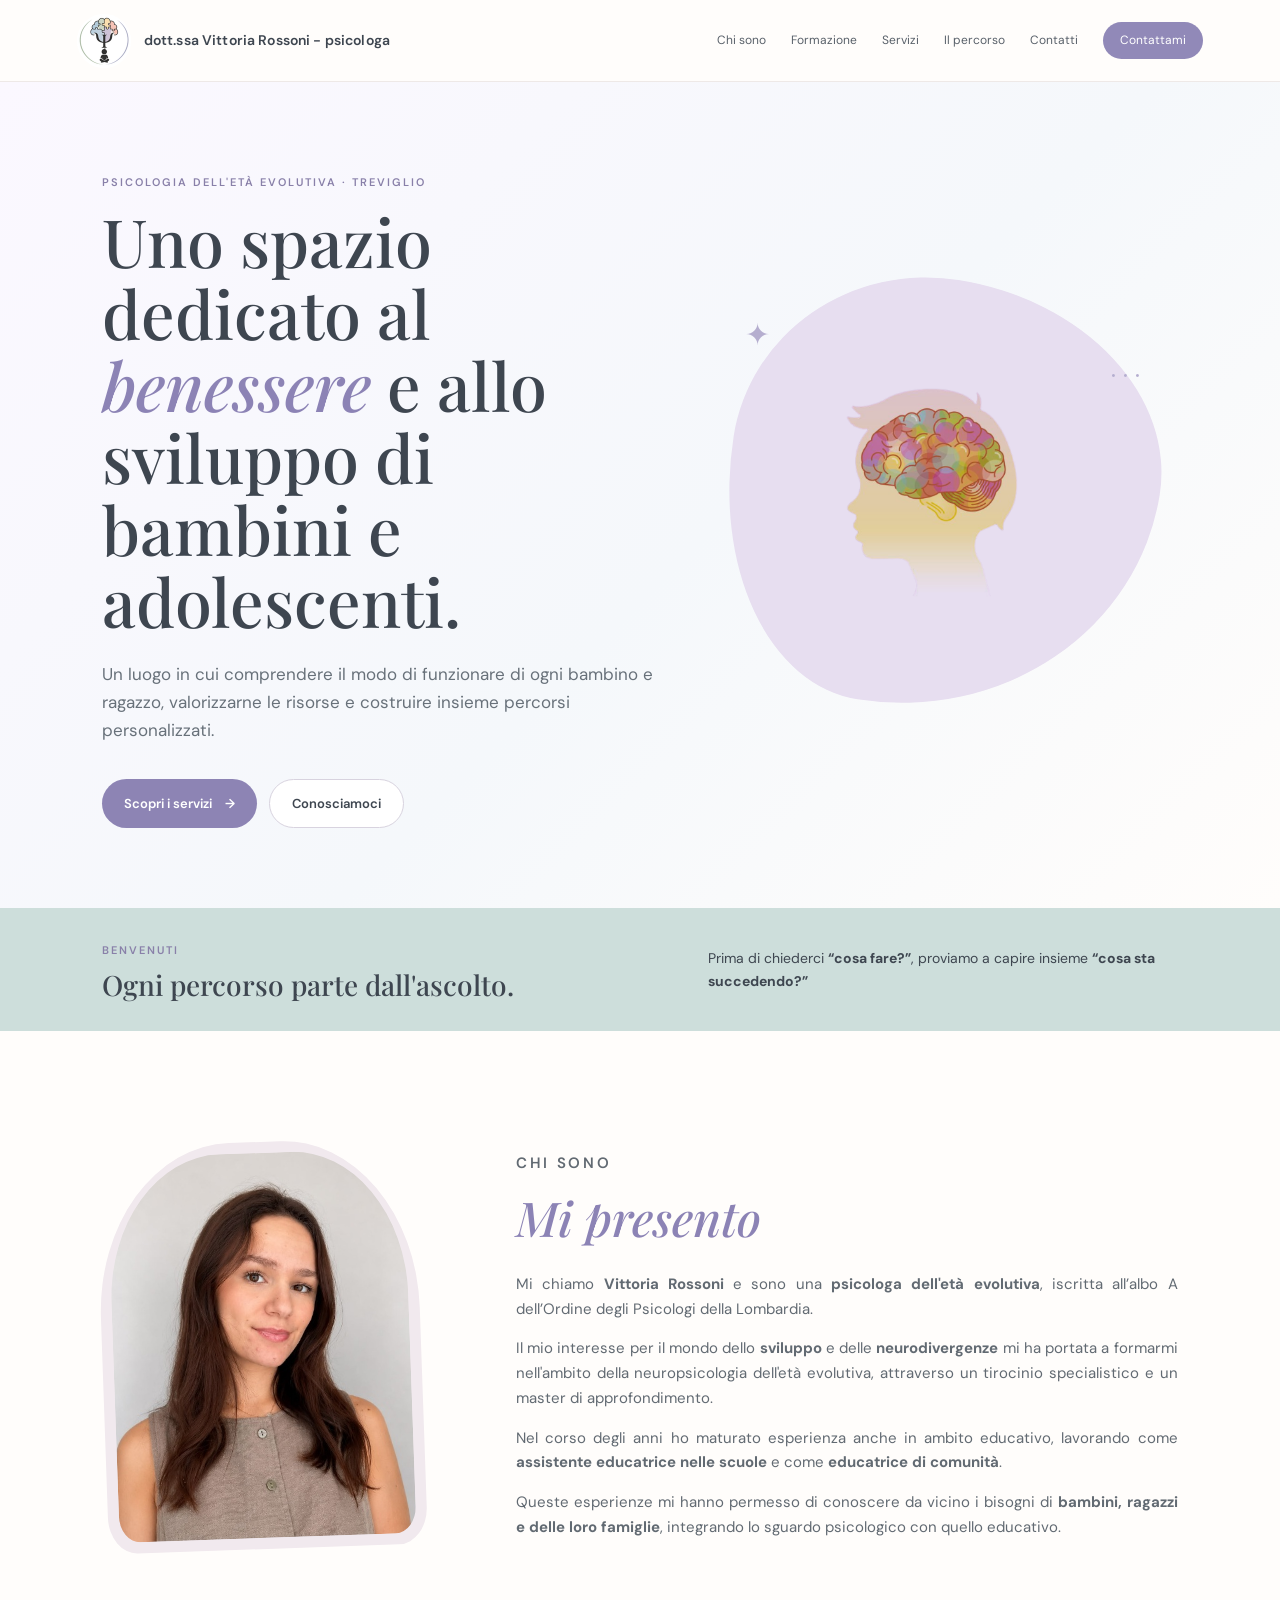
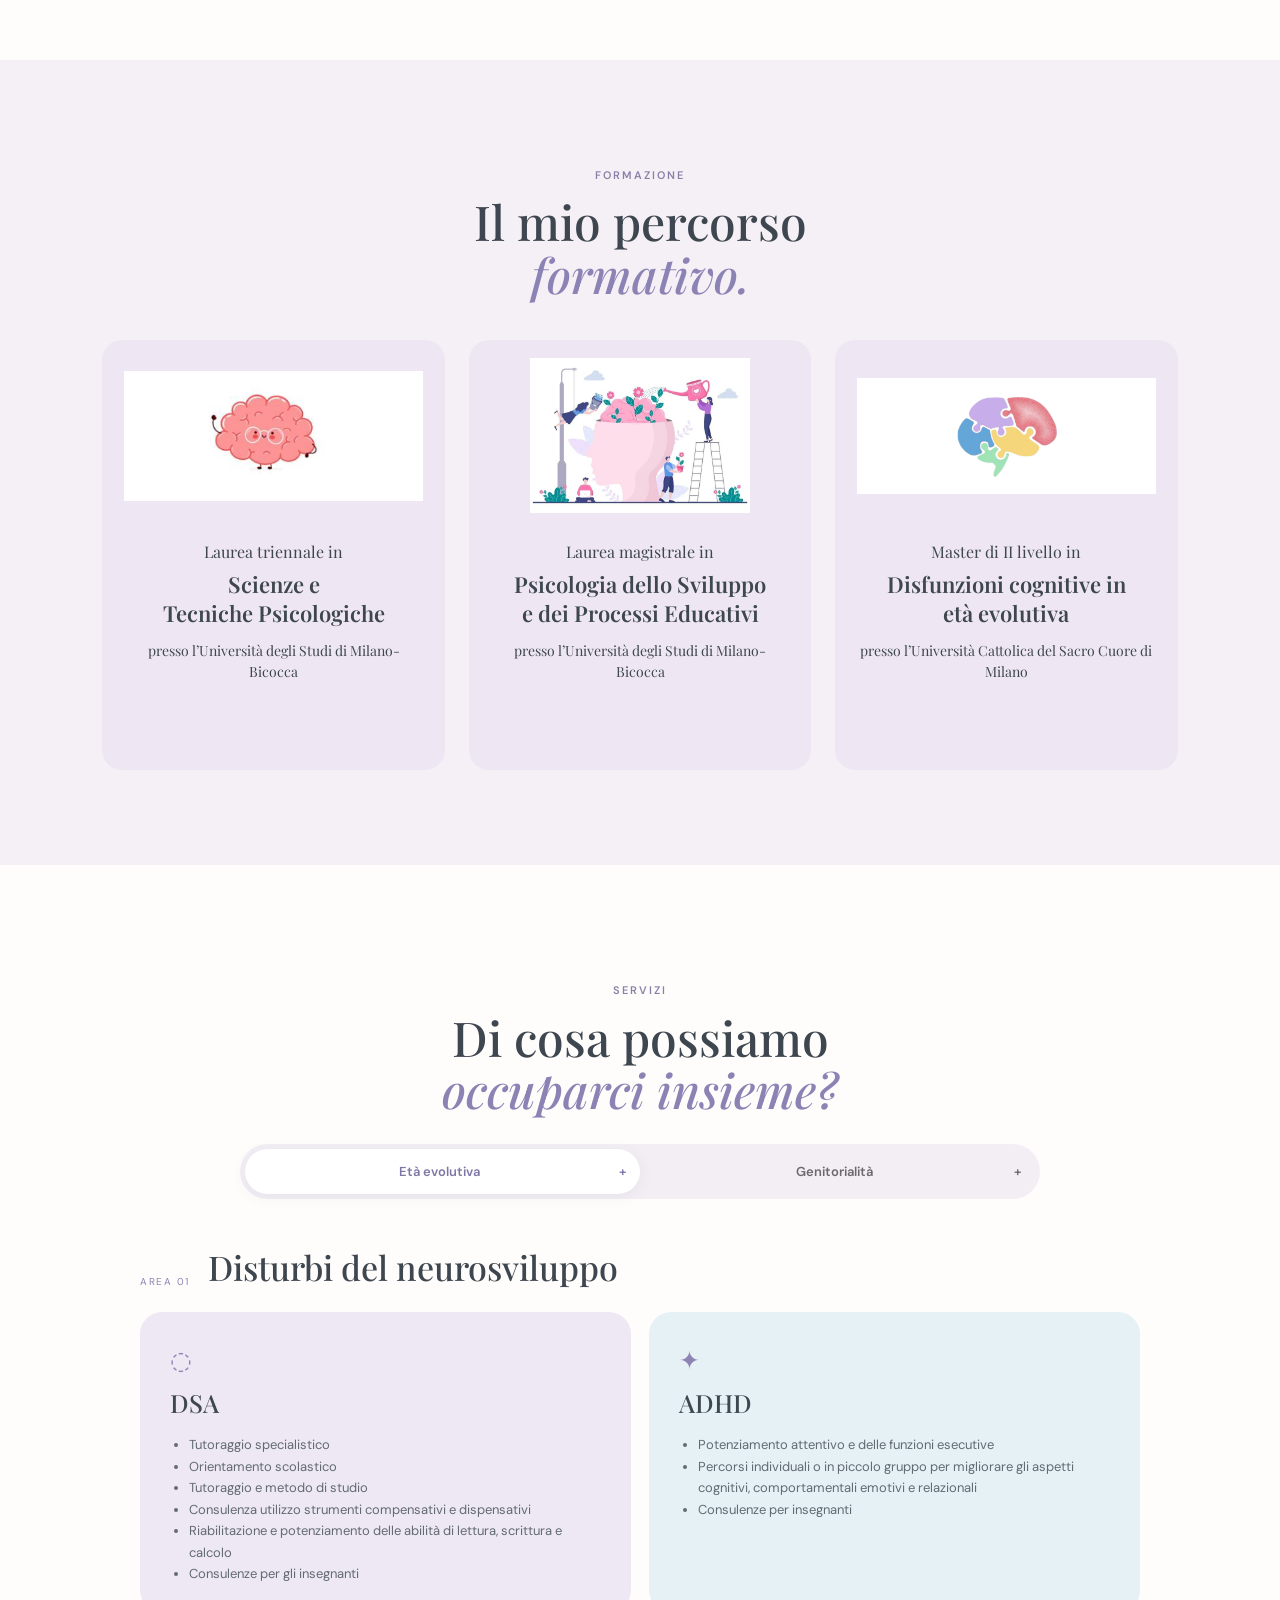
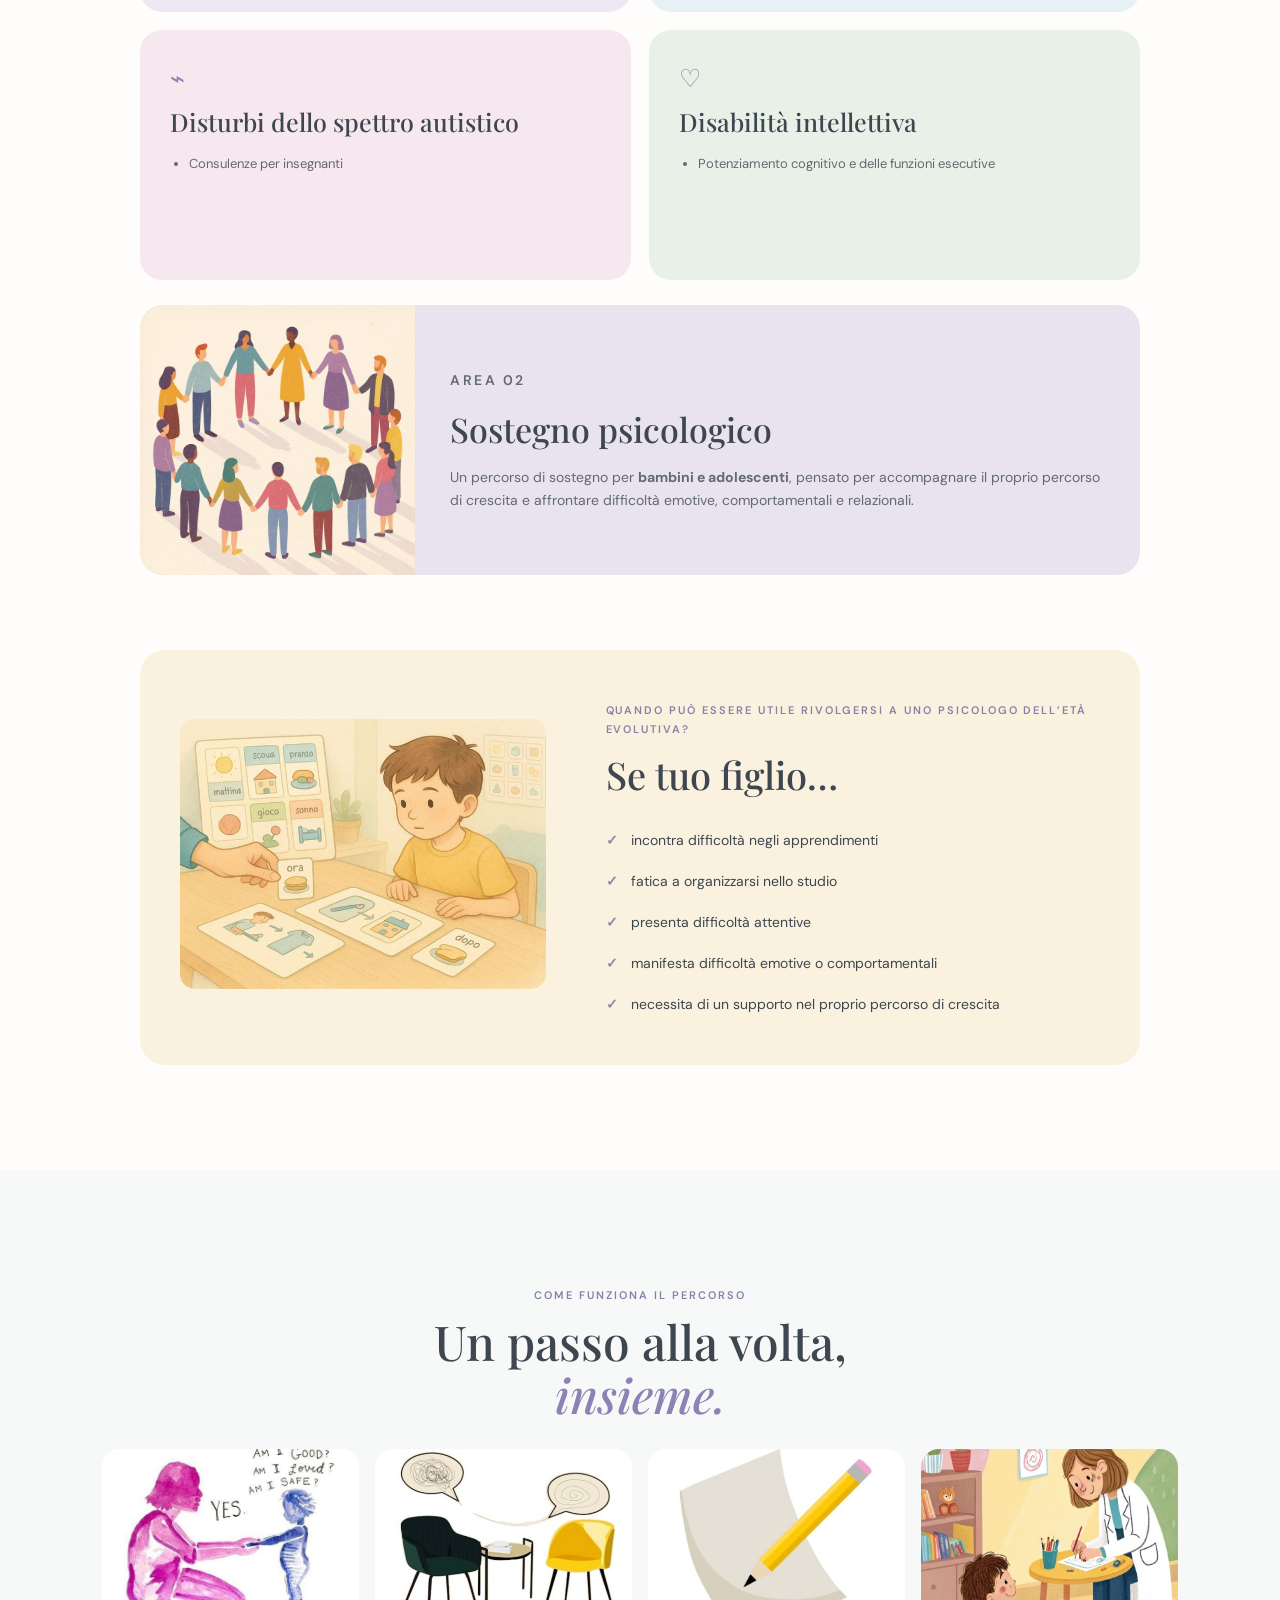
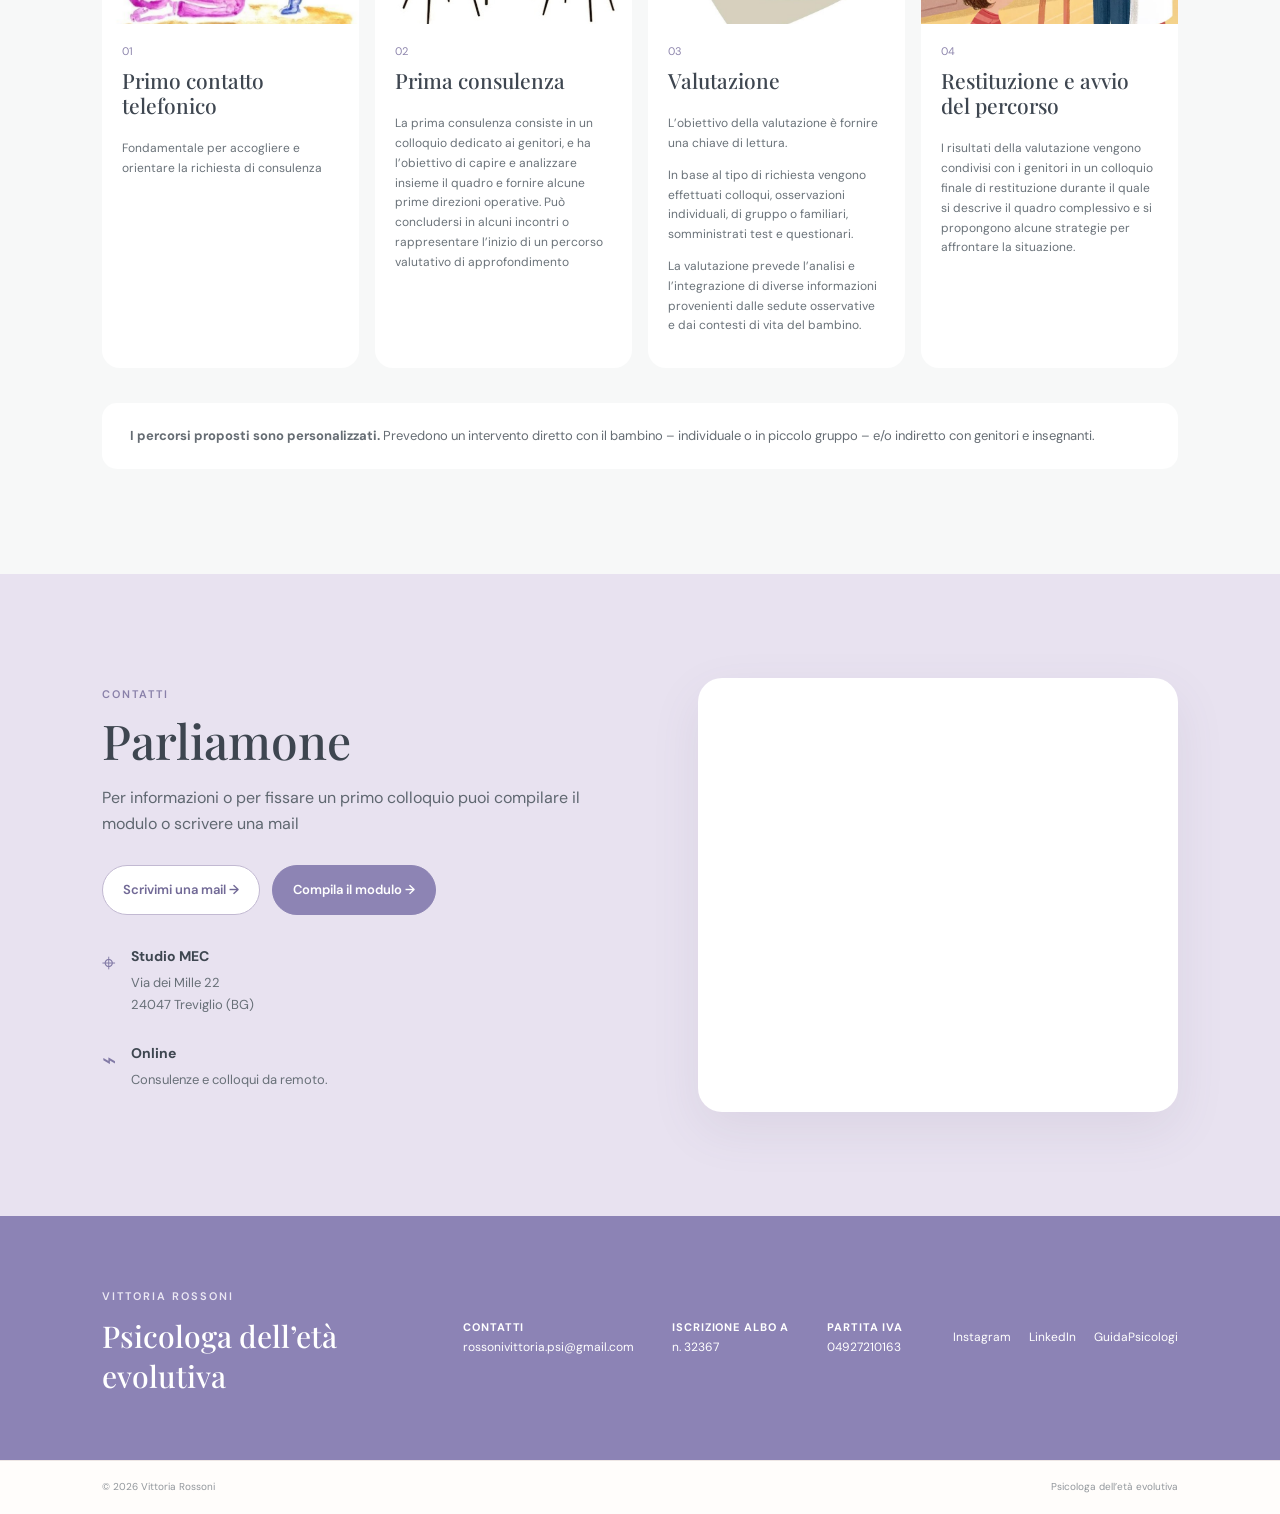
<file: index.html>
<!doctype html><html lang="it"><head><meta charset="utf-8"><meta name="viewport" content="width=device-width,initial-scale=1"><title>Dott.ssa Vittoria Rossoni – Psicologa</title><meta name="description" content="Dott.ssa Vittoria Rossoni, psicologa dell’età evolutiva a Treviglio e online. Sostegno psicologico, DSA, ADHD, neurodivergenze e supporto alla genitorialità."><meta name="theme-color" content="#8c83b5"><meta property="og:type" content="website"><meta property="og:locale" content="it_IT"><meta property="og:title" content="Dott.ssa Vittoria Rossoni – Psicologa dell’età evolutiva"><meta property="og:description" content="Uno spazio dedicato al benessere e allo sviluppo di bambini e adolescenti."><meta property="og:image" content="assets/social-preview.png"><meta name="twitter:card" content="summary_large_image"><link rel="icon" type="image/png" href="assets/favicon.png"><link rel="apple-touch-icon" href="assets/favicon.png"><link rel="preconnect" href="https://fonts.googleapis.com"><link rel="preconnect" href="https://fonts.gstatic.com" crossorigin><link href="https://fonts.googleapis.com/css2?family=DM+Sans:wght@400;500;600&family=Playfair+Display:wght@500;600&display=swap" rel="stylesheet"><link rel="stylesheet" href="styles.css"></head><body>
<header class="site-header"><a class="brand" href="#home"><img src="assets/logo-header.png" class="brand-logo" alt="Logo Vittoria Rossoni"><span>dott.ssa Vittoria Rossoni - psicologa</span></a><button class="menu-toggle" aria-label="Apri menu" aria-expanded="false" aria-controls="site-nav">☰</button><nav class="nav" id="site-nav" aria-label="Navigazione principale"><a href="#chi-sono">Chi sono</a><a href="#formazione">Formazione</a><a href="#servizi">Servizi</a><a href="#percorso">Il percorso</a><a href="#contatti">Contatti</a><a class="nav-cta" href="https://docs.google.com/forms/d/e/1FAIpQLSdNfI1qOPiYwyxsIjti5ZpZO7N9WbW2SSfWGUbamXfEm9SMNQ/viewform?usp=dialog" target="_blank" rel="noopener noreferrer">Contattami</a></nav></header>
<main id="home">
<section class="hero"><div class="hero-copy"><p class="eyebrow">Psicologia dell'età evolutiva · Treviglio</p><h1>Uno spazio dedicato al <em>benessere</em> e allo sviluppo di bambini e adolescenti.</h1><p class="hero-text">Un luogo in cui comprendere il modo di funzionare di ogni bambino e ragazzo, valorizzarne le risorse e costruire insieme percorsi personalizzati.</p><div class="hero-actions"><a class="button primary" href="#servizi">Scopri i servizi <span>→</span></a><a class="button secondary" href="#chi-sono">Conosciamoci</a></div></div><div class="hero-art"><div class="blob"></div><img src="assets/image15.png" class="hero-brain" alt="Illustrazione del cervello"><span class="doodle doodle-one">✦</span><span class="doodle doodle-two">· · ·</span></div></section>
<section class="welcome-strip"><div><span class="tiny">BENVENUTI</span><h2>Ogni percorso parte dall'ascolto.</h2></div><p>Prima di chiederci <strong>“cosa fare?”</strong>, proviamo a capire insieme <strong>“cosa sta succedendo?”</strong></p></section>
<section id="chi-sono" class="section about"><div class="section-image"><div class="photo-frame"><img src="assets/image2.jpeg" alt="Vittoria Rossoni"></div></div><div class="section-copy"><p class="eyebrow">Chi sono</p><h2><em>Mi presento</em></h2><p>Mi chiamo <strong>Vittoria Rossoni</strong> e sono una <strong>psicologa dell'età evolutiva</strong>, iscritta all’albo A dell’Ordine degli Psicologi della Lombardia.</p><p>Il mio interesse per il mondo dello <strong>sviluppo</strong> e delle <strong>neurodivergenze</strong> mi ha portata a formarmi nell'ambito della neuropsicologia dell'età evolutiva, attraverso un tirocinio specialistico e un master di approfondimento.</p><p>Nel corso degli anni ho maturato esperienza anche in ambito educativo, lavorando come <strong>assistente educatrice nelle scuole</strong> e come <strong>educatrice di comunità</strong>.</p><p>Queste esperienze mi hanno permesso di conoscere da vicino i bisogni di <strong>bambini, ragazzi e delle loro famiglie</strong>, integrando lo sguardo psicologico con quello educativo.</p></div></section>
<section id="formazione" class="training"><div class="center-heading"><p class="eyebrow">Formazione</p><h2>Il mio percorso<br><em>formativo.</em></h2></div><div class="training-cards"><article><img src="assets/image13.png" alt="Illustrazione cervello"><p>Laurea triennale in</p><h3>Scienze e<br>Tecniche Psicologiche</h3><p>presso l’Università degli Studi di Milano-Bicocca</p></article><article><img src="assets/magistrale.jpg" alt="Illustrazione per la laurea magistrale"><p>Laurea magistrale in</p><h3>Psicologia dello Sviluppo<br>e dei Processi Educativi</h3><p>presso l’Università degli Studi di Milano-Bicocca</p></article><article><img src="assets/image14.png" alt="Illustrazione puzzle"><p>Master di II livello in</p><h3>Disfunzioni cognitive in<br>età evolutiva</h3><p>presso l’Università Cattolica del Sacro Cuore di Milano</p></article></div></section>
<section id="servizi" class="section services"><div class="center-heading"><p class="eyebrow">Servizi</p><h2>Di cosa possiamo<br><em>occuparci insieme?</em></h2></div><div class="service-tabs"><button class="service-tab active" data-target="evolutiva">Età evolutiva <span>+</span></button><button class="service-tab" data-target="genitorialita">Genitorialità <span>+</span></button></div>
<div id="evolutiva" class="service-panel active"><div class="area-title"><span>AREA 01</span><h3>Disturbi del neurosviluppo</h3></div><div class="service-grid"><article class="service-card lilac"><div class="card-icon">◌</div><h3>DSA</h3><ul><li>Tutoraggio specialistico</li><li>Orientamento scolastico</li><li>Tutoraggio e metodo di studio</li><li>Consulenza utilizzo strumenti compensativi e dispensativi</li><li>Riabilitazione e potenziamento delle abilità di lettura, scrittura e calcolo</li><li>Consulenze per gli insegnanti</li></ul></article><article class="service-card blue"><div class="card-icon">✦</div><h3>ADHD</h3><ul><li>Potenziamento attentivo e delle funzioni esecutive</li><li>Percorsi individuali o in piccolo gruppo per migliorare gli aspetti cognitivi, comportamentali emotivi e relazionali</li><li>Consulenze per insegnanti</li></ul></article><article class="service-card pink"><div class="card-icon">⌁</div><h3>Disturbi dello spettro autistico</h3><ul><li>Consulenze per insegnanti</li></ul></article><article class="service-card green"><div class="card-icon">♡</div><h3>Disabilità intellettiva</h3><ul><li>Potenziamento cognitivo e delle funzioni esecutive</li></ul></article></div><div class="support-card"><div class="support-art"><img src="assets/image12.jpg" alt="Supporto psicologico"></div><div><p class="eyebrow">AREA 02</p><h3>Sostegno psicologico</h3><p>Un percorso di sostegno per <strong>bambini e adolescenti</strong>, pensato per accompagnare il proprio percorso di crescita e affrontare difficoltà emotive, comportamentali e relazionali.</p></div></div></div>
<div id="genitorialita" class="service-panel"><div class="parent-box"><img src="assets/image6.jpg" alt="Genitorialità"><div><p class="eyebrow">Genitorialità</p><h3>Un sostegno anche per chi accompagna.</h3><ul><li>Parent training</li><li>Support genitoriale</li><li>Consulenze psico-educative</li></ul></div></div></div>
<div class="useful"><div class="useful-art"><img src="assets/image21.jpg" alt="Bambino e apprendimento"></div><div><p class="eyebrow">Quando può essere utile rivolgersi a uno psicologo dell’età evolutiva?</p><h2>Se tuo figlio…</h2><ul class="check-list"><li>incontra difficoltà negli apprendimenti</li><li>fatica a organizzarsi nello studio</li><li>presenta difficoltà attentive</li><li>manifesta difficoltà emotive o comportamentali</li><li>necessita di un supporto nel proprio percorso di crescita</li></ul></div></div></section>
<section id="percorso" class="section process"><div class="center-heading"><p class="eyebrow">Come funziona il percorso</p><h2>Un passo alla volta,<br><em>insieme.</em></h2></div><div class="steps"><article><div class="step-image"><img src="assets/image9.jpg" alt="Primo contatto"></div><span>01</span><h3>Primo contatto telefonico</h3><p>Fondamentale per accogliere e orientare la richiesta di consulenza</p></article><article><div class="step-image"><img src="assets/prima-consulenza.jpg" alt="Prima consulenza"></div><span>02</span><h3>Prima consulenza</h3><p>La prima consulenza consiste in un colloquio dedicato ai genitori, e ha l’obiettivo di capire e analizzare insieme il quadro e fornire alcune prime direzioni operative. Può concludersi in alcuni incontri o rappresentare l’inizio di un percorso valutativo di approfondimento</p></article><article><div class="step-image"><img src="assets/valutazione.png" alt="Valutazione"></div><span>03</span><h3>Valutazione</h3><p>L’obiettivo della valutazione è fornire una chiave di lettura.</p><p>In base al tipo di richiesta vengono effettuati colloqui, osservazioni individuali, di gruppo o familiari, somministrati test e questionari.</p><p>La valutazione prevede l’analisi e l’integrazione di diverse informazioni provenienti dalle sedute osservative e dai contesti di vita del bambino.</p></article><article><div class="step-image"><img src="assets/image19.jpg" alt="Restituzione e avvio del percorso"></div><span>04</span><h3>Restituzione e avvio del percorso</h3><p>I risultati della valutazione vengono condivisi con i genitori in un colloquio finale di restituzione durante il quale si descrive il quadro complessivo e si propongono alcune strategie per affrontare la situazione.</p></article></div><div class="process-note"><strong>I percorsi proposti sono personalizzati.</strong> Prevedono un intervento diretto con il bambino – individuale o in piccolo gruppo – e/o indiretto con genitori e insegnanti.</div></section>
<section id="contatti" class="contact-section"><div class="contact-inner"><div><p class="eyebrow">Contatti</p><h2>Parliamone</h2><p class="contact-lead">Per informazioni o per fissare un primo colloquio puoi compilare il modulo o scrivere una mail</p><div class="contact-actions"><a class="contact-button" href="mailto:rossonivittoria.psi@gmail.com">Scrivimi una mail →</a><a class="contact-button filled" href="https://docs.google.com/forms/d/e/1FAIpQLSdNfI1qOPiYwyxsIjti5ZpZO7N9WbW2SSfWGUbamXfEm9SMNQ/viewform?usp=dialog" target="_blank" rel="noopener noreferrer">Compila il modulo →</a></div><div class="location-card"><span>⌖</span><div><strong>Studio MEC</strong><p>Via dei Mille 22<br>24047 Treviglio (BG)</p></div></div><div class="location-card"><span>⌁</span><div><strong>Online</strong><p>Consulenze e colloqui da remoto.</p></div></div></div><div class="studio-card"><iframe title="Google Maps - Studio MEC Treviglio" src="https://www.google.com/maps?q=Studio%20MEC%2C%20Via%20dei%20Mille%2022%2C%20Treviglio%20BG&output=embed" loading="lazy" referrerpolicy="no-referrer-when-downgrade"></iframe></div></div></section>
<section class="final-strip"><div><p class="eyebrow">Vittoria Rossoni</p><h2>Psicologa dell’età evolutiva</h2></div><div class="final-data"><p><strong>Contatti</strong><br><a href="mailto:rossonivittoria.psi@gmail.com">rossonivittoria.psi@gmail.com</a></p><p><strong>Iscrizione Albo A</strong><br>n. 32367</p><p><strong>Partita IVA</strong><br>04927210163</p></div><div class="socials"><a href="https://www.instagram.com/vittoriarossoni.psi?utm_source=qr" target="_blank">Instagram</a><a href="https://www.linkedin.com/in/vittoria-rossoni-51735b375/" target="_blank">LinkedIn</a><a href="https://www.guidapsicologi.it/studio/vittoria-rossoni" target="_blank">GuidaPsicologi</a></div></section></main><footer><div>© 2026 Vittoria Rossoni</div><div>Psicologa dell’età evolutiva</div></footer><script src="script.js"></script></body></html>
</file>
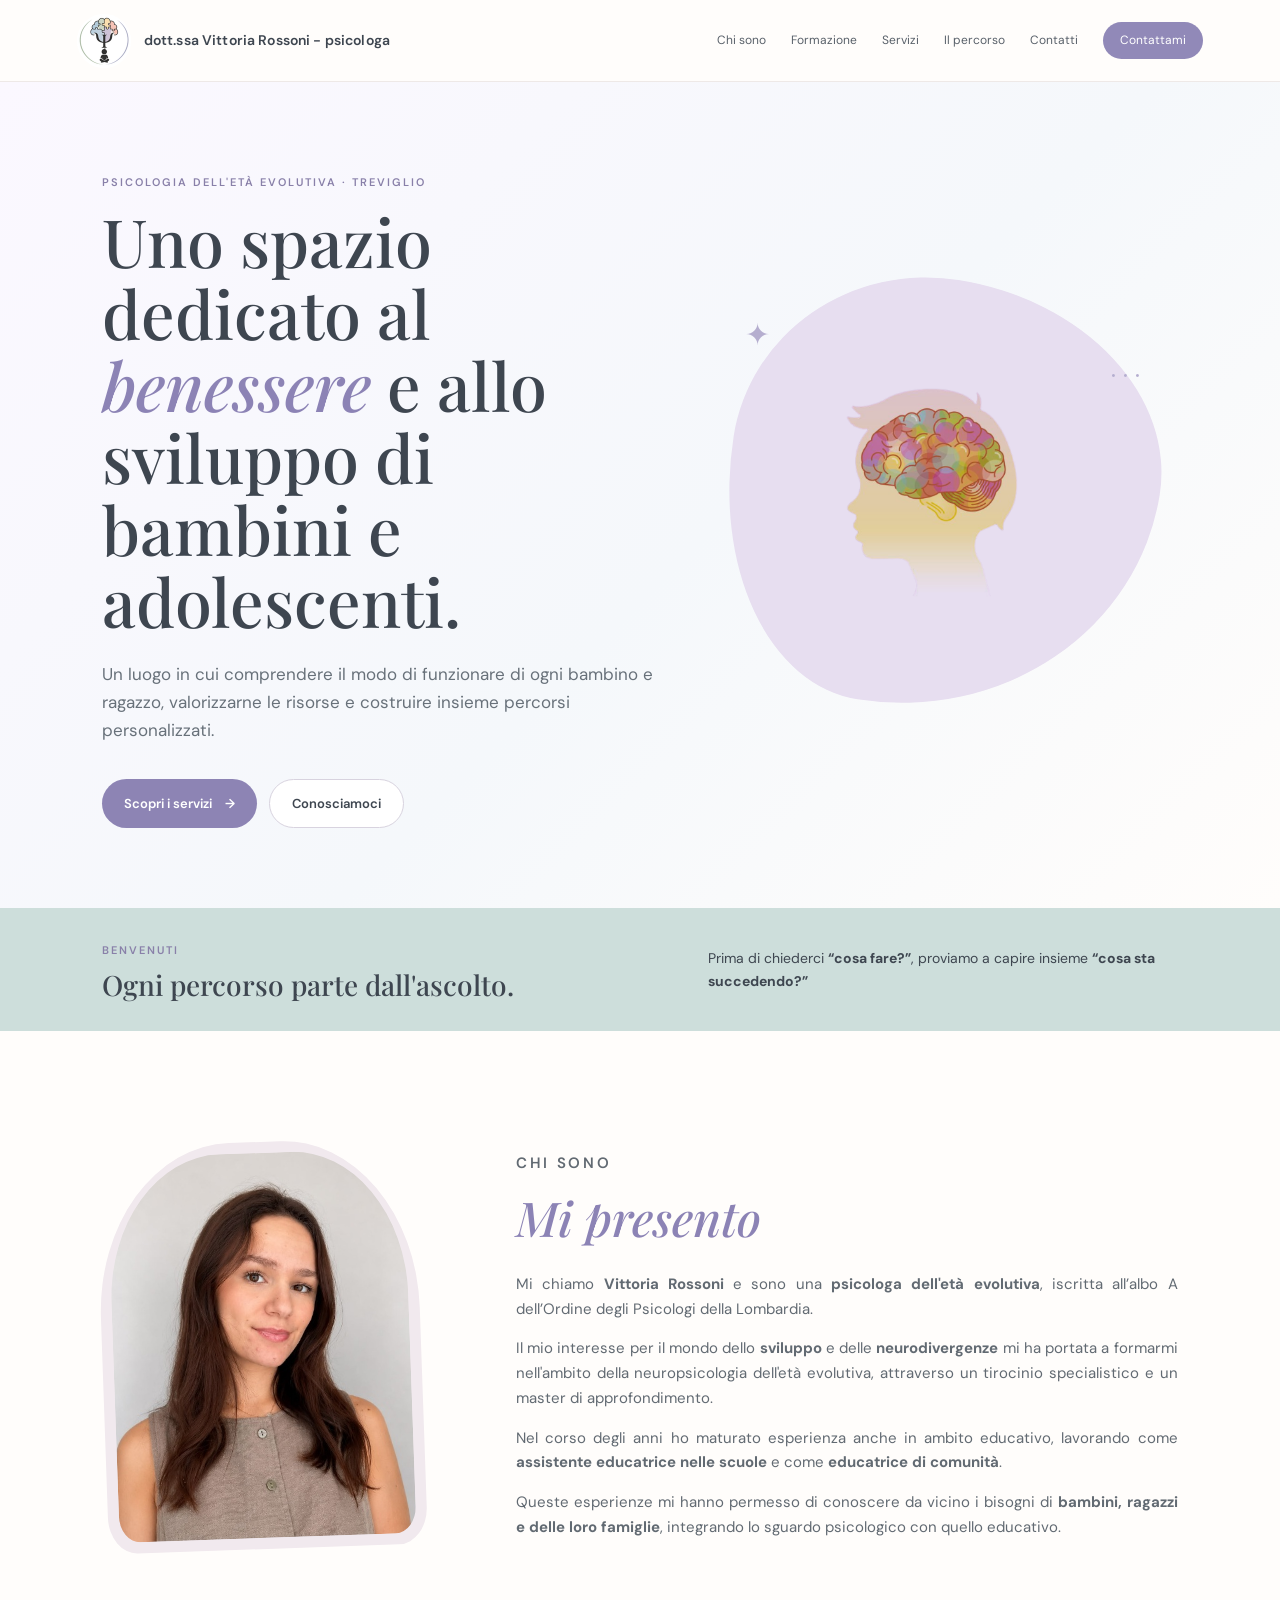
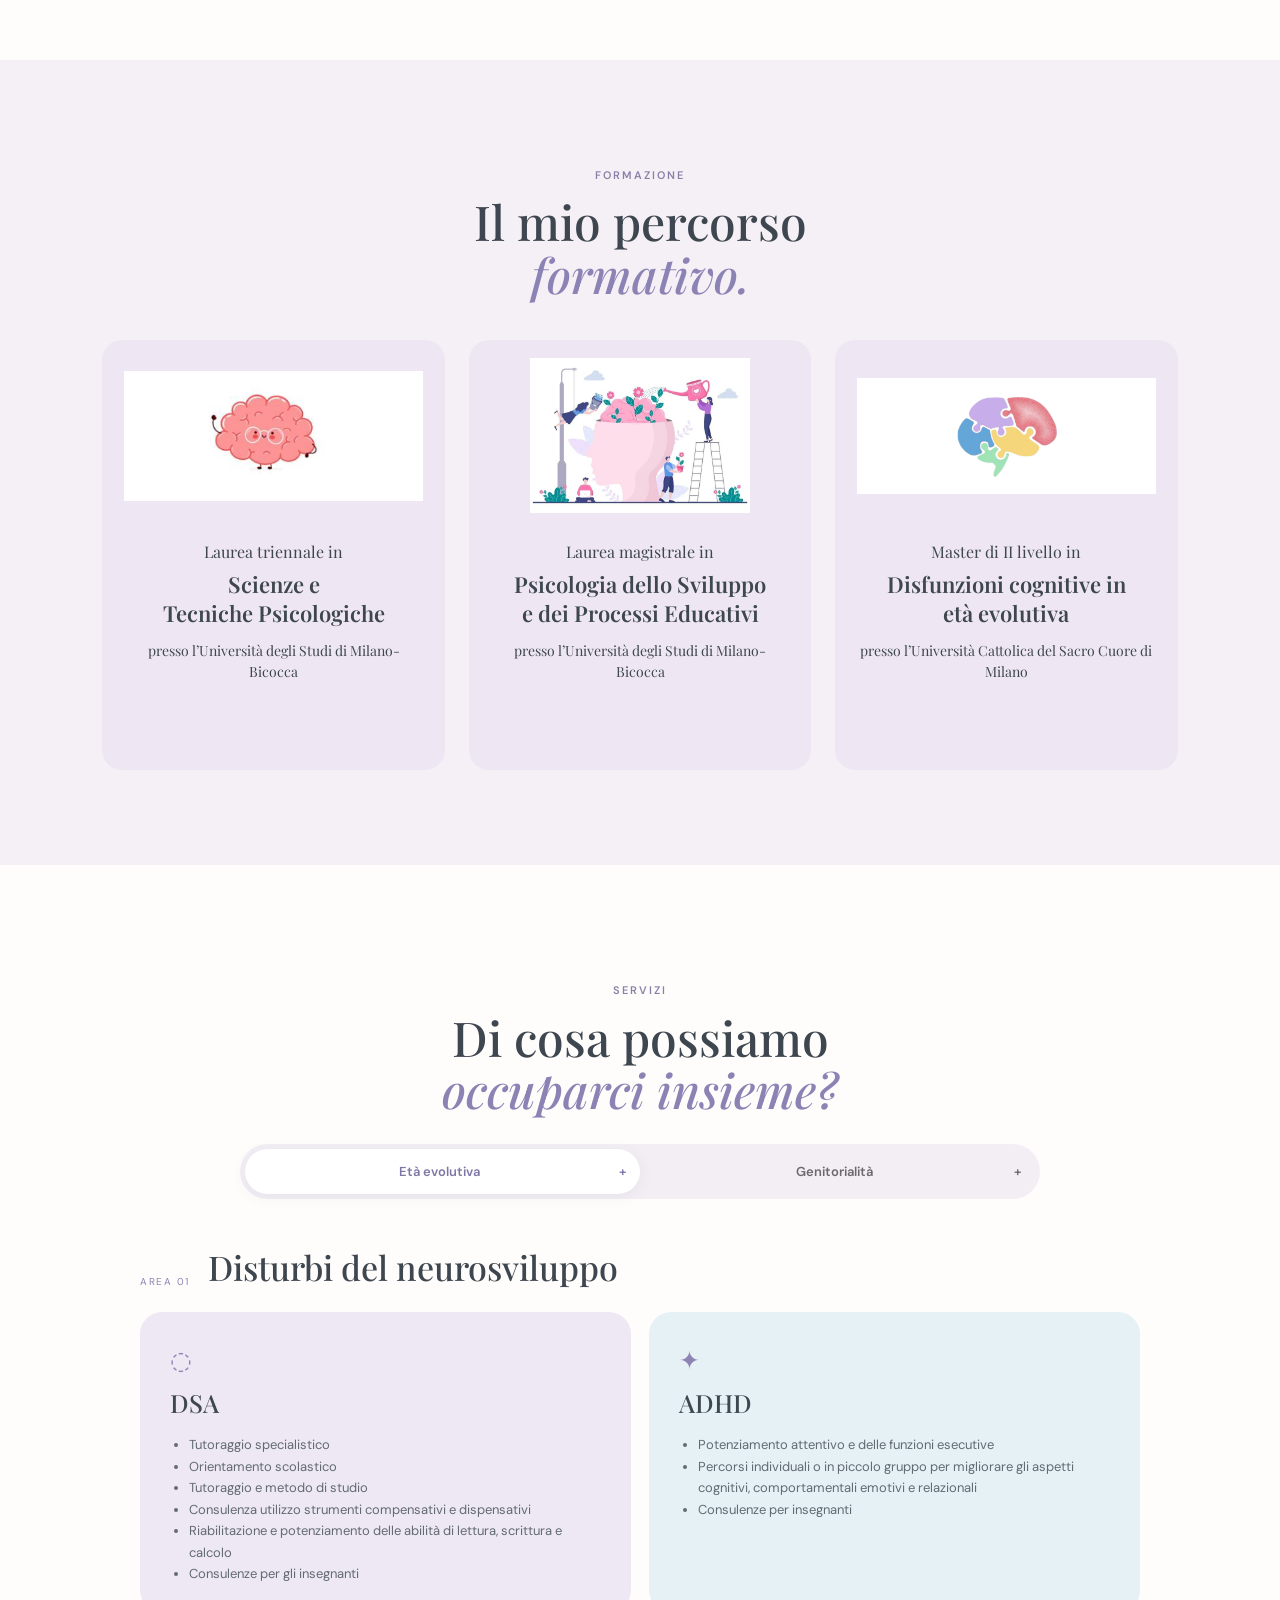
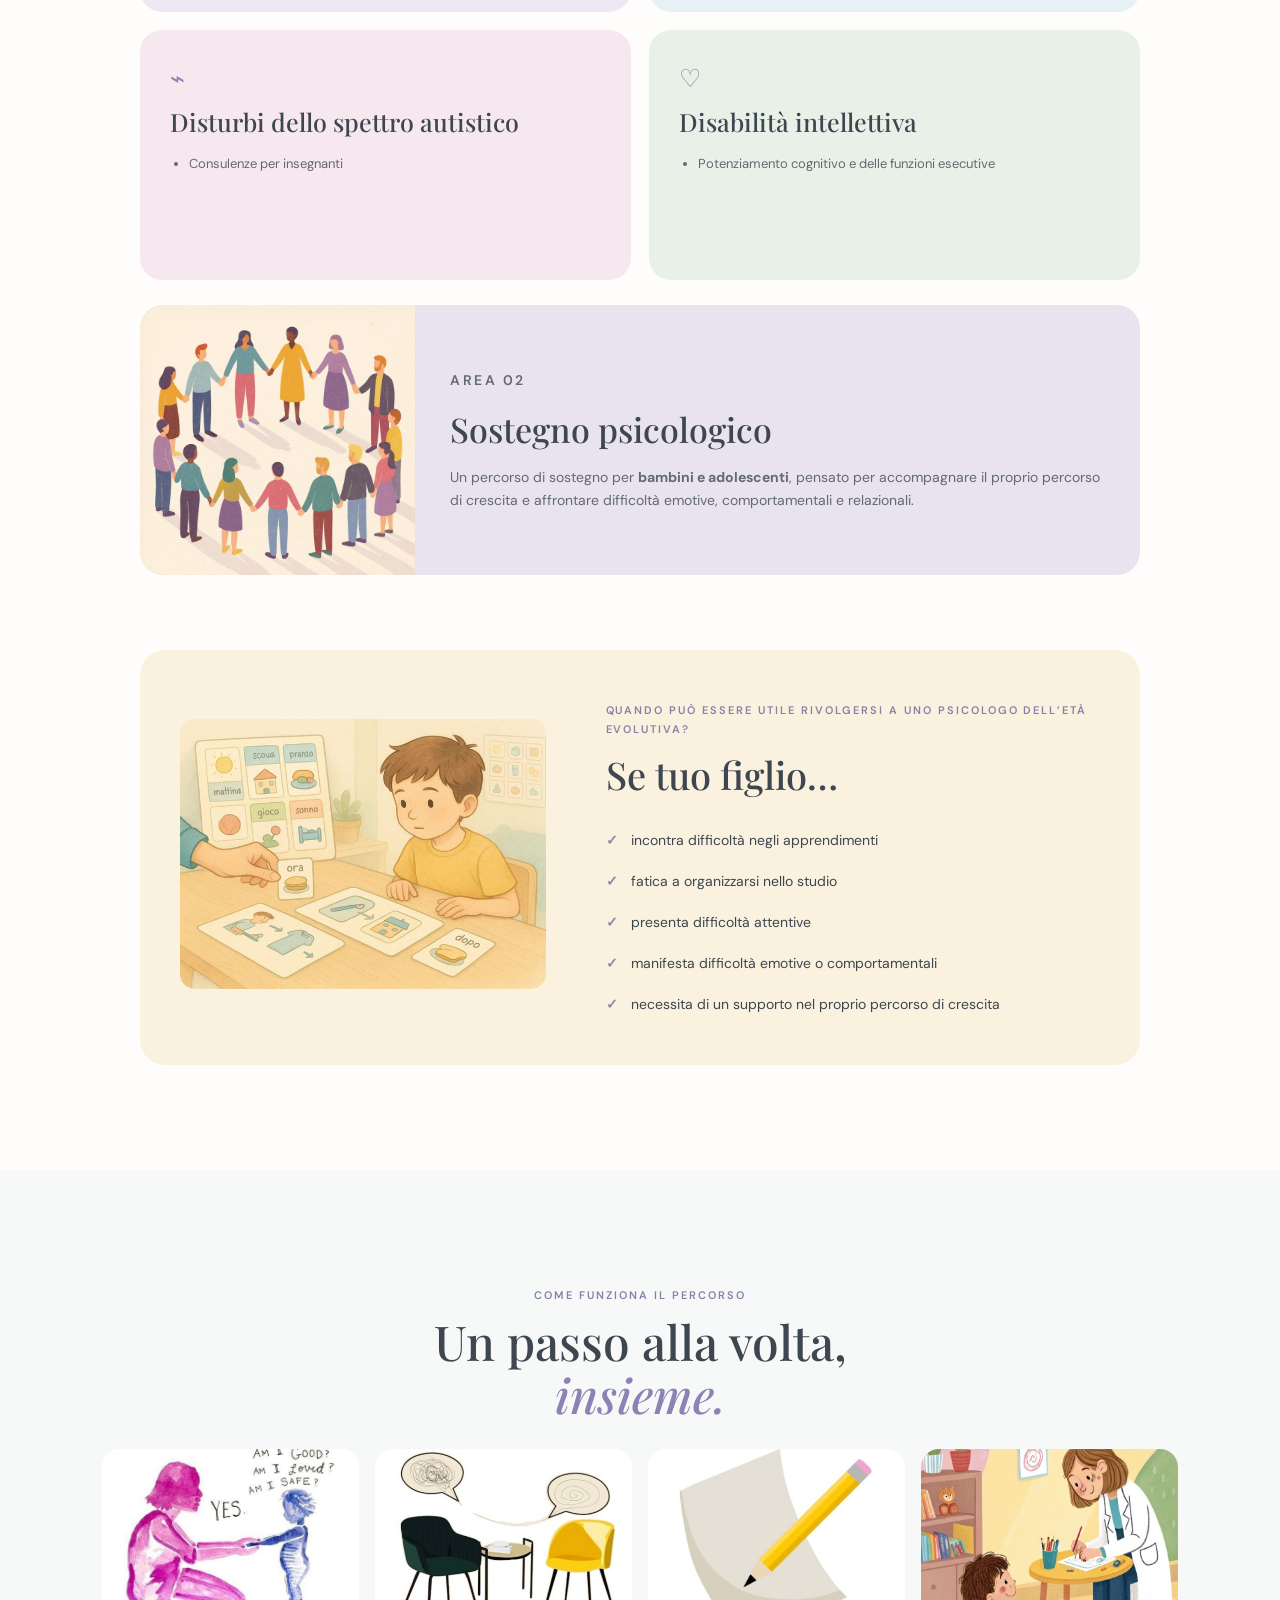
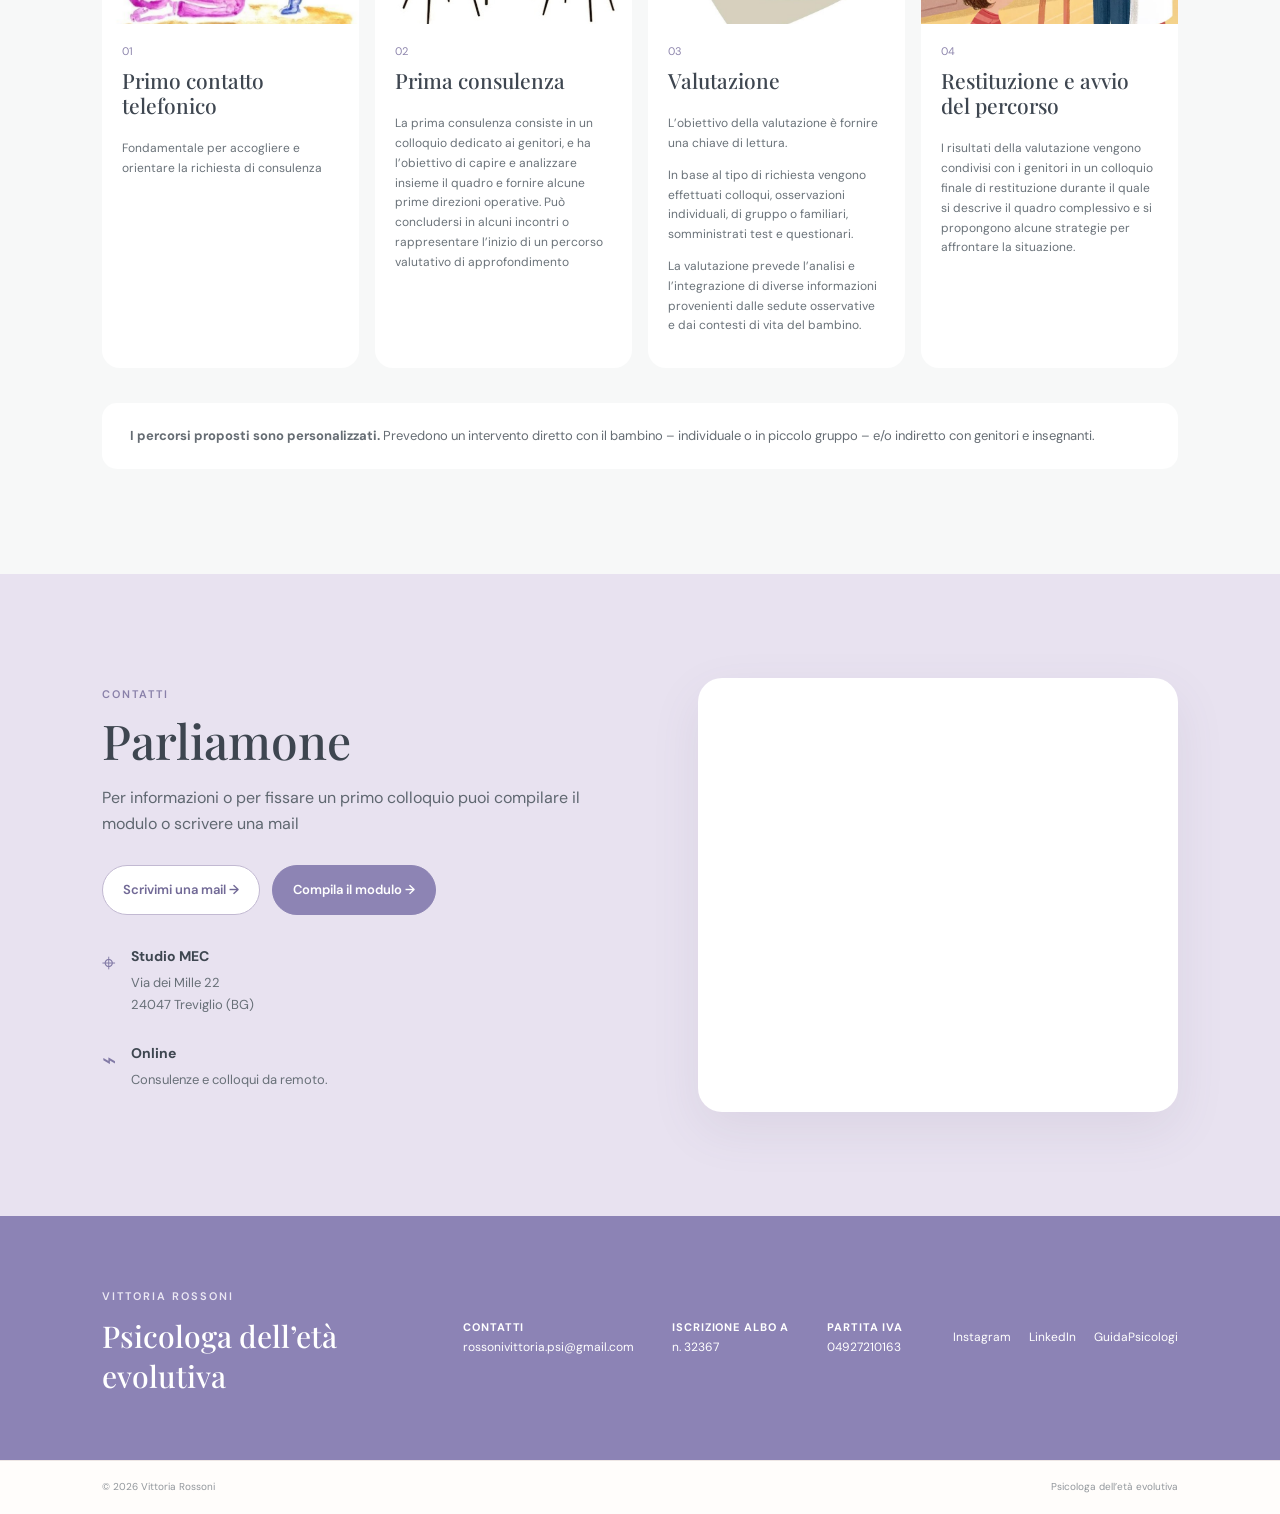
<file: sito_vittoria_rossoni_v7/index.html>
<!doctype html><html lang="it"><head><meta charset="utf-8"><meta name="viewport" content="width=device-width,initial-scale=1"><title>Dott.ssa Vittoria Rossoni – Psicologa</title><meta name="description" content="Dott.ssa Vittoria Rossoni, psicologa dell’età evolutiva a Treviglio e online. Sostegno psicologico, DSA, ADHD, neurodivergenze e supporto alla genitorialità."><meta name="theme-color" content="#8c83b5"><meta property="og:type" content="website"><meta property="og:locale" content="it_IT"><meta property="og:title" content="Dott.ssa Vittoria Rossoni – Psicologa dell’età evolutiva"><meta property="og:description" content="Uno spazio dedicato al benessere e allo sviluppo di bambini e adolescenti."><meta property="og:image" content="assets/social-preview.png"><meta name="twitter:card" content="summary_large_image"><link rel="icon" type="image/png" href="assets/favicon.png"><link rel="apple-touch-icon" href="assets/favicon.png"><link rel="preconnect" href="https://fonts.googleapis.com"><link rel="preconnect" href="https://fonts.gstatic.com" crossorigin><link href="https://fonts.googleapis.com/css2?family=DM+Sans:wght@400;500;600&family=Playfair+Display:wght@500;600&display=swap" rel="stylesheet"><link rel="stylesheet" href="styles.css"></head><body>
<header class="site-header"><a class="brand" href="#home"><img src="assets/logo-header.png" class="brand-logo" alt="Logo Vittoria Rossoni"><span>dott.ssa Vittoria Rossoni - psicologa</span></a><button class="menu-toggle" aria-label="Apri menu" aria-expanded="false" aria-controls="site-nav">☰</button><nav class="nav" id="site-nav" aria-label="Navigazione principale"><a href="#chi-sono">Chi sono</a><a href="#formazione">Formazione</a><a href="#servizi">Servizi</a><a href="#percorso">Il percorso</a><a href="#contatti">Contatti</a><a class="nav-cta" href="https://docs.google.com/forms/d/e/1FAIpQLSdNfI1qOPiYwyxsIjti5ZpZO7N9WbW2SSfWGUbamXfEm9SMNQ/viewform?usp=dialog" target="_blank" rel="noopener noreferrer">Contattami</a></nav></header>
<main id="home">
<section class="hero"><div class="hero-copy"><p class="eyebrow">Psicologia dell'età evolutiva · Treviglio</p><h1>Uno spazio dedicato al <em>benessere</em> e allo sviluppo di bambini e adolescenti.</h1><p class="hero-text">Un luogo in cui comprendere il modo di funzionare di ogni bambino e ragazzo, valorizzarne le risorse e costruire insieme percorsi personalizzati.</p><div class="hero-actions"><a class="button primary" href="#servizi">Scopri i servizi <span>→</span></a><a class="button secondary" href="#chi-sono">Conosciamoci</a></div></div><div class="hero-art"><div class="blob"></div><img src="assets/image15.png" class="hero-brain" alt="Illustrazione del cervello"><span class="doodle doodle-one">✦</span><span class="doodle doodle-two">· · ·</span></div></section>
<section class="welcome-strip"><div><span class="tiny">BENVENUTI</span><h2>Ogni percorso parte dall'ascolto.</h2></div><p>Prima di chiederci <strong>“cosa fare?”</strong>, proviamo a capire insieme <strong>“cosa sta succedendo?”</strong></p></section>
<section id="chi-sono" class="section about"><div class="section-image"><div class="photo-frame"><img src="assets/image2.jpeg" alt="Vittoria Rossoni"></div></div><div class="section-copy"><p class="eyebrow">Chi sono</p><h2><em>Mi presento</em></h2><p>Mi chiamo <strong>Vittoria Rossoni</strong> e sono una <strong>psicologa dell'età evolutiva</strong>, iscritta all’albo A dell’Ordine degli Psicologi della Lombardia.</p><p>Il mio interesse per il mondo dello <strong>sviluppo</strong> e delle <strong>neurodivergenze</strong> mi ha portata a formarmi nell'ambito della neuropsicologia dell'età evolutiva, attraverso un tirocinio specialistico e un master di approfondimento.</p><p>Nel corso degli anni ho maturato esperienza anche in ambito educativo, lavorando come <strong>assistente educatrice nelle scuole</strong> e come <strong>educatrice di comunità</strong>.</p><p>Queste esperienze mi hanno permesso di conoscere da vicino i bisogni di <strong>bambini, ragazzi e delle loro famiglie</strong>, integrando lo sguardo psicologico con quello educativo.</p></div></section>
<section id="formazione" class="training"><div class="center-heading"><p class="eyebrow">Formazione</p><h2>Il mio percorso<br><em>formativo.</em></h2></div><div class="training-cards"><article><img src="assets/image13.png" alt="Illustrazione cervello"><p>Laurea triennale in</p><h3>Scienze e<br>Tecniche Psicologiche</h3><p>presso l’Università degli Studi di Milano-Bicocca</p></article><article><img src="assets/magistrale.jpg" alt="Illustrazione per la laurea magistrale"><p>Laurea magistrale in</p><h3>Psicologia dello Sviluppo<br>e dei Processi Educativi</h3><p>presso l’Università degli Studi di Milano-Bicocca</p></article><article><img src="assets/image14.png" alt="Illustrazione puzzle"><p>Master di II livello in</p><h3>Disfunzioni cognitive in<br>età evolutiva</h3><p>presso l’Università Cattolica del Sacro Cuore di Milano</p></article></div></section>
<section id="servizi" class="section services"><div class="center-heading"><p class="eyebrow">Servizi</p><h2>Di cosa possiamo<br><em>occuparci insieme?</em></h2></div><div class="service-tabs"><button class="service-tab active" data-target="evolutiva">Età evolutiva <span>+</span></button><button class="service-tab" data-target="genitorialita">Genitorialità <span>+</span></button></div>
<div id="evolutiva" class="service-panel active"><div class="area-title"><span>AREA 01</span><h3>Disturbi del neurosviluppo</h3></div><div class="service-grid"><article class="service-card lilac"><div class="card-icon">◌</div><h3>DSA</h3><ul><li>Tutoraggio specialistico</li><li>Orientamento scolastico</li><li>Tutoraggio e metodo di studio</li><li>Consulenza utilizzo strumenti compensativi e dispensativi</li><li>Riabilitazione e potenziamento delle abilità di lettura, scrittura e calcolo</li><li>Consulenze per gli insegnanti</li></ul></article><article class="service-card blue"><div class="card-icon">✦</div><h3>ADHD</h3><ul><li>Potenziamento attentivo e delle funzioni esecutive</li><li>Percorsi individuali o in piccolo gruppo per migliorare gli aspetti cognitivi, comportamentali emotivi e relazionali</li><li>Consulenze per insegnanti</li></ul></article><article class="service-card pink"><div class="card-icon">⌁</div><h3>Disturbi dello spettro autistico</h3><ul><li>Consulenze per insegnanti</li></ul></article><article class="service-card green"><div class="card-icon">♡</div><h3>Disabilità intellettiva</h3><ul><li>Potenziamento cognitivo e delle funzioni esecutive</li></ul></article></div><div class="support-card"><div class="support-art"><img src="assets/image12.jpg" alt="Supporto psicologico"></div><div><p class="eyebrow">AREA 02</p><h3>Sostegno psicologico</h3><p>Un percorso di sostegno per <strong>bambini e adolescenti</strong>, pensato per accompagnare il proprio percorso di crescita e affrontare difficoltà emotive, comportamentali e relazionali.</p></div></div></div>
<div id="genitorialita" class="service-panel"><div class="parent-box"><img src="assets/image6.jpg" alt="Genitorialità"><div><p class="eyebrow">Genitorialità</p><h3>Un sostegno anche per chi accompagna.</h3><ul><li>Parent training</li><li>Support genitoriale</li><li>Consulenze psico-educative</li></ul></div></div></div>
<div class="useful"><div class="useful-art"><img src="assets/image21.jpg" alt="Bambino e apprendimento"></div><div><p class="eyebrow">Quando può essere utile rivolgersi a uno psicologo dell’età evolutiva?</p><h2>Se tuo figlio…</h2><ul class="check-list"><li>incontra difficoltà negli apprendimenti</li><li>fatica a organizzarsi nello studio</li><li>presenta difficoltà attentive</li><li>manifesta difficoltà emotive o comportamentali</li><li>necessita di un supporto nel proprio percorso di crescita</li></ul></div></div></section>
<section id="percorso" class="section process"><div class="center-heading"><p class="eyebrow">Come funziona il percorso</p><h2>Un passo alla volta,<br><em>insieme.</em></h2></div><div class="steps"><article><div class="step-image"><img src="assets/image9.jpg" alt="Primo contatto"></div><span>01</span><h3>Primo contatto telefonico</h3><p>Fondamentale per accogliere e orientare la richiesta di consulenza</p></article><article><div class="step-image"><img src="assets/prima-consulenza.jpg" alt="Prima consulenza"></div><span>02</span><h3>Prima consulenza</h3><p>La prima consulenza consiste in un colloquio dedicato ai genitori, e ha l’obiettivo di capire e analizzare insieme il quadro e fornire alcune prime direzioni operative. Può concludersi in alcuni incontri o rappresentare l’inizio di un percorso valutativo di approfondimento</p></article><article><div class="step-image"><img src="assets/valutazione.png" alt="Valutazione"></div><span>03</span><h3>Valutazione</h3><p>L’obiettivo della valutazione è fornire una chiave di lettura.</p><p>In base al tipo di richiesta vengono effettuati colloqui, osservazioni individuali, di gruppo o familiari, somministrati test e questionari.</p><p>La valutazione prevede l’analisi e l’integrazione di diverse informazioni provenienti dalle sedute osservative e dai contesti di vita del bambino.</p></article><article><div class="step-image"><img src="assets/image19.jpg" alt="Restituzione e avvio del percorso"></div><span>04</span><h3>Restituzione e avvio del percorso</h3><p>I risultati della valutazione vengono condivisi con i genitori in un colloquio finale di restituzione durante il quale si descrive il quadro complessivo e si propongono alcune strategie per affrontare la situazione.</p></article></div><div class="process-note"><strong>I percorsi proposti sono personalizzati.</strong> Prevedono un intervento diretto con il bambino – individuale o in piccolo gruppo – e/o indiretto con genitori e insegnanti.</div></section>
<section id="contatti" class="contact-section"><div class="contact-inner"><div><p class="eyebrow">Contatti</p><h2>Parliamone</h2><p class="contact-lead">Per informazioni o per fissare un primo colloquio puoi compilare il modulo o scrivere una mail</p><div class="contact-actions"><a class="contact-button" href="mailto:rossonivittoria.psi@gmail.com">Scrivimi una mail →</a><a class="contact-button filled" href="https://docs.google.com/forms/d/e/1FAIpQLSdNfI1qOPiYwyxsIjti5ZpZO7N9WbW2SSfWGUbamXfEm9SMNQ/viewform?usp=dialog" target="_blank" rel="noopener noreferrer">Compila il modulo →</a></div><div class="location-card"><span>⌖</span><div><strong>Studio MEC</strong><p>Via dei Mille 22<br>24047 Treviglio (BG)</p></div></div><div class="location-card"><span>⌁</span><div><strong>Online</strong><p>Consulenze e colloqui da remoto.</p></div></div></div><div class="studio-card"><iframe title="Google Maps - Studio MEC Treviglio" src="https://www.google.com/maps?q=Studio%20MEC%2C%20Via%20dei%20Mille%2022%2C%20Treviglio%20BG&output=embed" loading="lazy" referrerpolicy="no-referrer-when-downgrade"></iframe></div></div></section>
<section class="final-strip"><div><p class="eyebrow">Vittoria Rossoni</p><h2>Psicologa dell’età evolutiva</h2></div><div class="final-data"><p><strong>Contatti</strong><br><a href="mailto:rossonivittoria.psi@gmail.com">rossonivittoria.psi@gmail.com</a></p><p><strong>Iscrizione Albo A</strong><br>n. 32367</p><p><strong>Partita IVA</strong><br>04927210163</p></div><div class="socials"><a href="https://www.instagram.com/vittoriarossoni.psi?utm_source=qr" target="_blank">Instagram</a><a href="https://www.linkedin.com/in/vittoria-rossoni-51735b375/" target="_blank">LinkedIn</a><a href="https://www.guidapsicologi.it/studio/vittoria-rossoni" target="_blank">GuidaPsicologi</a></div></section></main><footer><div>© 2026 Vittoria Rossoni</div><div>Psicologa dell’età evolutiva</div></footer><script src="script.js"></script></body></html>
</file>
<file: styles.css>
*{box-sizing:border-box}html{scroll-behavior:smooth}body{margin:0;color:#3e4650;background:#fffdfb;font-family:"DM Sans",sans-serif;line-height:1.65}a{text-decoration:none;color:inherit}.site-header{height:82px;padding:12px clamp(20px,6vw,90px);display:flex;align-items:center;justify-content:space-between;position:sticky;top:0;z-index:20;background:rgba(255,253,251,.94);backdrop-filter:blur(12px);border-bottom:1px solid #eee9e7}.brand{display:flex;align-items:center;gap:13px;font-size:14px;font-weight:600;letter-spacing:.01em}.brand-logo{width:54px;height:54px;display:block;object-fit:contain;object-position:50% 50%;border-radius:50%;flex:0 0 54px;padding:0;background:#fff}.nav{display:flex;align-items:center;gap:25px;font-size:12px;color:#59616a}.nav a:hover{color:#7f78a8}.nav-cta{background:#9189b8;color:#fff!important;padding:9px 17px;border-radius:999px}.menu-toggle{display:none;border:0;background:none;font-size:25px;color:#555}.hero{min-height:670px;padding:80px clamp(20px,8vw,120px);display:grid;grid-template-columns:1.1fr .9fr;align-items:center;gap:30px;background:linear-gradient(135deg,#fbf8ff,#f5f8fb 55%,#fffdfb);overflow:hidden}.eyebrow,.tiny{font-size:11px;letter-spacing:.18em;text-transform:uppercase;color:#8980a9;font-weight:600}.hero h1{font-family:"Playfair Display",serif;font-weight:500;font-size:clamp(44px,5.2vw,72px);line-height:1.08;max-width:720px;margin:14px 0 24px}.hero h1 em,.section h2 em,.center-heading h2 em,.contact-section h2 em{font-style:italic;color:#8c83b5}.hero-text{font-size:17px;max-width:620px;color:#68717a}.hero-actions{display:flex;gap:12px;margin-top:34px}.button{display:inline-flex;align-items:center;gap:13px;border-radius:999px;padding:13px 22px;font-size:13px;font-weight:600}.button.primary{background:#8d84b4;color:#fff}.button.secondary{border:1px solid #d8d3df;background:#fff}.hero-art{position:relative;height:500px;display:flex;align-items:center;justify-content:center}.blob{position:absolute;width:430px;height:430px;border-radius:46% 54% 62% 38%/44% 42% 58% 56%;background:#e7def0;transform:rotate(9deg)}.hero-brain{position:relative;width:min(440px,90%);z-index:2;mix-blend-mode:multiply}.doodle{position:absolute;color:#b5aecf;z-index:4}.doodle-one{font-size:30px;top:13%;left:8%}.doodle-two{font-size:25px;right:8%;top:22%}.welcome-strip{padding:28px clamp(20px,8vw,120px);display:flex;justify-content:space-between;align-items:center;gap:30px;background:#cddedb}.welcome-strip h2{margin:4px 0 0;font:500 28px "Playfair Display",serif}.welcome-strip p{max-width:470px;margin:0;font-size:14px}.section{padding:105px clamp(20px,8vw,120px)}.about{display:grid;grid-template-columns:.65fr 1.35fr;gap:95px;align-items:center}.section-image{max-width:330px;margin:auto}.photo-frame{padding:11px;background:#f1e9ee;border-radius:42% 42% 9% 9%;transform:rotate(-2deg)}.photo-frame img{display:block;width:100%;border-radius:38% 38% 7% 7%;height:385px;object-fit:cover}.section-copy{max-width:700px}.section h2,.center-heading h2,.contact-section h2{font:500 48px/1.1 "Playfair Display",serif;margin:10px 0 28px}.section-copy p{color:#626a72;font-size:15px;text-align:justify}.training{padding:95px clamp(20px,8vw,120px);background:#f5f0f6}.training .center-heading{margin-bottom:40px}.training-cards{max-width:1120px;margin:auto;display:grid;grid-template-columns:repeat(3,1fr);gap:24px}.training-cards article{background:#eee7f3;border-radius:20px;padding:18px 22px 30px;text-align:center;min-height:430px}.training-cards img{width:100%;height:155px;object-fit:contain;margin-bottom:12px}.training-cards p{font-family:"Playfair Display",serif;font-size:16px;margin:5px 0}.training-cards h3{font:600 22px/1.3 "Playfair Display",serif;margin:5px 0 13px}.training-cards article p:last-child{font-size:14px;line-height:1.5}.center-heading{text-align:center;max-width:650px;margin:0 auto}.services{background:#fffdfb}.service-tabs{max-width:800px;margin:0 auto 45px;display:grid;grid-template-columns:1fr 1fr;background:#f2eef4;padding:5px;border-radius:999px}.service-tab{border:0;background:transparent;padding:14px;border-radius:999px;font:600 13px "DM Sans";color:#6c6870;cursor:pointer}.service-tab.active{background:#fff;color:#7e76a5;box-shadow:0 3px 15px #5a4f6d12}.service-tab span{float:right}.service-panel{display:none}.service-panel.active{display:block}.area-title{max-width:1000px;margin:0 auto 22px;display:flex;align-items:end;gap:18px}.area-title span{font-size:10px;letter-spacing:.15em;color:#8d84b4}.area-title h3{font:500 34px "Playfair Display";margin:0}.service-grid{display:grid;grid-template-columns:repeat(2,1fr);gap:18px;max-width:1000px;margin:auto}.service-card{padding:28px 30px;border-radius:22px;min-height:250px}.lilac{background:#eee8f5}.blue{background:#e5f1f5}.pink{background:#f7e8ef}.green{background:#e7f1e8}.card-icon{font-size:25px;color:#8d84b4}.service-card h3{font:500 25px "Playfair Display";margin:5px 0 15px}.service-card ul,.parent-box ul{margin:0;padding-left:19px;color:#626a72;font-size:13px}.support-card{max-width:1000px;margin:25px auto 0;background:#e9e3f0;border-radius:23px;display:grid;grid-template-columns:.55fr 1.45fr;overflow:hidden;align-items:center}.support-art{height:270px}.support-art img{width:100%;height:100%;object-fit:cover}.support-card>div:last-child{padding:35px}.support-card h3{font:500 34px "Playfair Display";margin:4px 0 12px}.support-card p{font-size:14px;color:#626a72}.parent-box{max-width:1000px;margin:auto;background:#e9f1ef;border-radius:24px;overflow:hidden;display:grid;grid-template-columns:.8fr 1.2fr;align-items:center}.parent-box img{width:100%;height:100%;min-height:330px;object-fit:cover}.parent-box>div{padding:45px}.parent-box h3{font:500 34px/1.15 "Playfair Display";margin:7px 0 17px}.parent-box p{font-size:14px;color:#687078}.useful{max-width:1000px;margin:75px auto 0;display:grid;grid-template-columns:.85fr 1.15fr;gap:60px;align-items:center;padding:40px;background:#faf2df;border-radius:25px}.useful-art img{width:100%;height:270px;object-fit:cover;border-radius:15px}.useful h2{font:500 38px "Playfair Display";margin:5px 0 20px}.check-list{list-style:none;padding:0;margin:0}.check-list li{padding:9px 0 9px 25px;position:relative;font-size:14px}.check-list li:before{content:"✓";position:absolute;left:0;color:#8d84b4;font-weight:bold}.process{background:#f7f8f8}.steps{max-width:1100px;margin:auto;display:grid;grid-template-columns:repeat(4,1fr);gap:16px}.steps article{background:#fff;border-radius:18px;overflow:hidden;padding-bottom:20px}.step-image{height:175px;background:#f1edf4}.step-image img{width:100%;height:100%;object-fit:cover}.steps span,.steps h3,.steps p{margin-left:20px;margin-right:20px}.steps span{display:block;font-size:11px;color:#8e86ad;margin-top:18px}.steps h3{font:500 21px/1.2 "Playfair Display";margin-top:8px}.steps p{font-size:12px;color:#6a7279}.process-note{max-width:1100px;margin:35px auto 0;padding:22px 28px;background:#fff;border-radius:15px;font-size:13px;color:#656c73}.contact-section{padding:100px clamp(20px,8vw,120px);background:#e8e2f0}.contact-inner{max-width:1100px;margin:auto;display:grid;grid-template-columns:1.05fr .95fr;gap:65px;align-items:center}.contact-section h2{margin-bottom:18px}.contact-lead{max-width:560px;font-size:16px;color:#5f6770}.contact-actions{display:flex;gap:12px;flex-wrap:wrap;margin:28px 0}.contact-button{padding:13px 20px;border-radius:999px;border:1px solid #c2b9d2;color:#716996;font-size:13px;font-weight:600;background:#fff}.contact-button.filled{background:#8d84b4;color:#fff;border-color:#8d84b4}.location-card{display:flex;gap:15px;margin:22px 0}.location-card>span{font-size:24px;color:#827aa6}.location-card strong{font-size:14px}.location-card p{font-size:13px;margin:3px 0;color:#687078}.studio-card{background:#fff;padding:12px;border-radius:24px;box-shadow:0 18px 50px #61557418}.studio-card iframe{display:block;width:100%;height:410px;border:0;border-radius:16px}.studio-card div{padding:16px 8px 5px}.studio-card strong{font-size:15px}.studio-card p{font-size:12px;margin:4px 0;color:#687078}.studio-card a{font-size:12px;color:#776e9c;text-decoration:underline}.final-strip{padding:60px clamp(20px,8vw,120px);background:#8c83b5;color:#fff;display:grid;grid-template-columns:1fr 1.4fr auto;gap:40px;align-items:center}.final-strip .eyebrow{color:#ece8f4}.final-strip h2{font:500 30px "Playfair Display";margin:4px 0}.final-data{display:flex;gap:38px;font-size:12px}.final-data p{margin:0}.final-data strong{font-size:11px;text-transform:uppercase;letter-spacing:.08em}.socials{display:flex;gap:18px;font-size:12px}.socials a:hover{text-decoration:underline}footer{padding:18px clamp(20px,8vw,120px);display:flex;justify-content:space-between;color:#92979c;font-size:10px;border-top:1px solid #eee7e5}@media(max-width:850px){.nav{display:none;position:absolute;left:0;right:0;top:82px;background:#fffdfb;padding:20px;flex-direction:column;box-shadow:0 12px 25px #0000000d}.nav.open{display:flex}.menu-toggle{display:block}.hero{grid-template-columns:1fr;padding-top:50px}.hero-art{height:340px;order:-1}.blob{width:290px;height:290px}.hero-brain{width:300px}.welcome-strip,.final-strip{display:block}.welcome-strip p{margin-top:15px}.about,.contact-inner,.support-card,.parent-box,.useful{grid-template-columns:1fr;gap:35px}.training-cards,.steps,.service-grid{grid-template-columns:1fr}.section{padding:75px 20px}.section h2,.center-heading h2,.contact-section h2{font-size:40px}.photo-frame{max-width:260px}.photo-frame img{height:310px}.area-title{display:block}.area-title h3{margin-top:5px}.support-art{height:220px}.final-data{display:grid;grid-template-columns:1fr 1fr;gap:20px;margin:25px 0}.socials{margin-top:25px}.studio-card iframe{height:300px}footer{display:block;text-align:center}footer div+div{margin-top:7px}}

/* Rifiniture responsive per la pubblicazione */
@media(max-width:600px){
  .site-header{height:70px;padding:8px 14px}
  .brand{gap:8px;font-size:11px;line-height:1.2;max-width:calc(100% - 48px)}
  .brand-logo{width:46px;height:46px;flex-basis:46px}
  .nav{top:70px}
  .hero{min-height:auto;padding:34px 18px 58px;gap:12px}
  .hero-art{height:265px}
  .blob{width:235px;height:235px}
  .hero-brain{width:245px}
  .hero h1{font-size:clamp(36px,11vw,48px);margin:10px 0 18px}
  .hero-text{font-size:15px}
  .hero-actions{flex-direction:column;align-items:stretch;margin-top:26px}
  .hero-actions .button{justify-content:center;width:100%}
  .welcome-strip{padding:24px 18px}
  .welcome-strip h2{font-size:24px}
  .section{padding:62px 18px}
  .training{padding:62px 18px}
  .section h2,.center-heading h2,.contact-section h2{font-size:36px}
  .service-tabs{grid-template-columns:1fr;border-radius:22px}
  .service-tab{border-radius:18px}
  .useful{padding:24px 18px;margin-top:48px}
  .support-card>div:last-child,.parent-box>div{padding:26px 22px}
  .steps{gap:20px}
  .contact-section{padding:66px 18px}
  .contact-actions{flex-direction:column}
  .contact-button{text-align:center}
  .final-strip{padding:44px 18px}
  .final-data{grid-template-columns:1fr}
  .socials{flex-wrap:wrap}
}
@media(max-width:380px){
  .brand span{font-size:10px}
  .brand-logo{width:42px;height:42px;flex-basis:42px}
  .hero h1{font-size:34px}
  .section h2,.center-heading h2,.contact-section h2{font-size:33px}
}
</file>
<file: sito_vittoria_rossoni_v7/styles.css>
*{box-sizing:border-box}html{scroll-behavior:smooth}body{margin:0;color:#3e4650;background:#fffdfb;font-family:"DM Sans",sans-serif;line-height:1.65}a{text-decoration:none;color:inherit}.site-header{height:82px;padding:12px clamp(20px,6vw,90px);display:flex;align-items:center;justify-content:space-between;position:sticky;top:0;z-index:20;background:rgba(255,253,251,.94);backdrop-filter:blur(12px);border-bottom:1px solid #eee9e7}.brand{display:flex;align-items:center;gap:13px;font-size:14px;font-weight:600;letter-spacing:.01em}.brand-logo{width:54px;height:54px;display:block;object-fit:contain;object-position:50% 50%;border-radius:50%;flex:0 0 54px;padding:0;background:#fff}.nav{display:flex;align-items:center;gap:25px;font-size:12px;color:#59616a}.nav a:hover{color:#7f78a8}.nav-cta{background:#9189b8;color:#fff!important;padding:9px 17px;border-radius:999px}.menu-toggle{display:none;border:0;background:none;font-size:25px;color:#555}.hero{min-height:670px;padding:80px clamp(20px,8vw,120px);display:grid;grid-template-columns:1.1fr .9fr;align-items:center;gap:30px;background:linear-gradient(135deg,#fbf8ff,#f5f8fb 55%,#fffdfb);overflow:hidden}.eyebrow,.tiny{font-size:11px;letter-spacing:.18em;text-transform:uppercase;color:#8980a9;font-weight:600}.hero h1{font-family:"Playfair Display",serif;font-weight:500;font-size:clamp(44px,5.2vw,72px);line-height:1.08;max-width:720px;margin:14px 0 24px}.hero h1 em,.section h2 em,.center-heading h2 em,.contact-section h2 em{font-style:italic;color:#8c83b5}.hero-text{font-size:17px;max-width:620px;color:#68717a}.hero-actions{display:flex;gap:12px;margin-top:34px}.button{display:inline-flex;align-items:center;gap:13px;border-radius:999px;padding:13px 22px;font-size:13px;font-weight:600}.button.primary{background:#8d84b4;color:#fff}.button.secondary{border:1px solid #d8d3df;background:#fff}.hero-art{position:relative;height:500px;display:flex;align-items:center;justify-content:center}.blob{position:absolute;width:430px;height:430px;border-radius:46% 54% 62% 38%/44% 42% 58% 56%;background:#e7def0;transform:rotate(9deg)}.hero-brain{position:relative;width:min(440px,90%);z-index:2;mix-blend-mode:multiply}.doodle{position:absolute;color:#b5aecf;z-index:4}.doodle-one{font-size:30px;top:13%;left:8%}.doodle-two{font-size:25px;right:8%;top:22%}.welcome-strip{padding:28px clamp(20px,8vw,120px);display:flex;justify-content:space-between;align-items:center;gap:30px;background:#cddedb}.welcome-strip h2{margin:4px 0 0;font:500 28px "Playfair Display",serif}.welcome-strip p{max-width:470px;margin:0;font-size:14px}.section{padding:105px clamp(20px,8vw,120px)}.about{display:grid;grid-template-columns:.65fr 1.35fr;gap:95px;align-items:center}.section-image{max-width:330px;margin:auto}.photo-frame{padding:11px;background:#f1e9ee;border-radius:42% 42% 9% 9%;transform:rotate(-2deg)}.photo-frame img{display:block;width:100%;border-radius:38% 38% 7% 7%;height:385px;object-fit:cover}.section-copy{max-width:700px}.section h2,.center-heading h2,.contact-section h2{font:500 48px/1.1 "Playfair Display",serif;margin:10px 0 28px}.section-copy p{color:#626a72;font-size:15px;text-align:justify}.training{padding:95px clamp(20px,8vw,120px);background:#f5f0f6}.training .center-heading{margin-bottom:40px}.training-cards{max-width:1120px;margin:auto;display:grid;grid-template-columns:repeat(3,1fr);gap:24px}.training-cards article{background:#eee7f3;border-radius:20px;padding:18px 22px 30px;text-align:center;min-height:430px}.training-cards img{width:100%;height:155px;object-fit:contain;margin-bottom:12px}.training-cards p{font-family:"Playfair Display",serif;font-size:16px;margin:5px 0}.training-cards h3{font:600 22px/1.3 "Playfair Display",serif;margin:5px 0 13px}.training-cards article p:last-child{font-size:14px;line-height:1.5}.center-heading{text-align:center;max-width:650px;margin:0 auto}.services{background:#fffdfb}.service-tabs{max-width:800px;margin:0 auto 45px;display:grid;grid-template-columns:1fr 1fr;background:#f2eef4;padding:5px;border-radius:999px}.service-tab{border:0;background:transparent;padding:14px;border-radius:999px;font:600 13px "DM Sans";color:#6c6870;cursor:pointer}.service-tab.active{background:#fff;color:#7e76a5;box-shadow:0 3px 15px #5a4f6d12}.service-tab span{float:right}.service-panel{display:none}.service-panel.active{display:block}.area-title{max-width:1000px;margin:0 auto 22px;display:flex;align-items:end;gap:18px}.area-title span{font-size:10px;letter-spacing:.15em;color:#8d84b4}.area-title h3{font:500 34px "Playfair Display";margin:0}.service-grid{display:grid;grid-template-columns:repeat(2,1fr);gap:18px;max-width:1000px;margin:auto}.service-card{padding:28px 30px;border-radius:22px;min-height:250px}.lilac{background:#eee8f5}.blue{background:#e5f1f5}.pink{background:#f7e8ef}.green{background:#e7f1e8}.card-icon{font-size:25px;color:#8d84b4}.service-card h3{font:500 25px "Playfair Display";margin:5px 0 15px}.service-card ul,.parent-box ul{margin:0;padding-left:19px;color:#626a72;font-size:13px}.support-card{max-width:1000px;margin:25px auto 0;background:#e9e3f0;border-radius:23px;display:grid;grid-template-columns:.55fr 1.45fr;overflow:hidden;align-items:center}.support-art{height:270px}.support-art img{width:100%;height:100%;object-fit:cover}.support-card>div:last-child{padding:35px}.support-card h3{font:500 34px "Playfair Display";margin:4px 0 12px}.support-card p{font-size:14px;color:#626a72}.parent-box{max-width:1000px;margin:auto;background:#e9f1ef;border-radius:24px;overflow:hidden;display:grid;grid-template-columns:.8fr 1.2fr;align-items:center}.parent-box img{width:100%;height:100%;min-height:330px;object-fit:cover}.parent-box>div{padding:45px}.parent-box h3{font:500 34px/1.15 "Playfair Display";margin:7px 0 17px}.parent-box p{font-size:14px;color:#687078}.useful{max-width:1000px;margin:75px auto 0;display:grid;grid-template-columns:.85fr 1.15fr;gap:60px;align-items:center;padding:40px;background:#faf2df;border-radius:25px}.useful-art img{width:100%;height:270px;object-fit:cover;border-radius:15px}.useful h2{font:500 38px "Playfair Display";margin:5px 0 20px}.check-list{list-style:none;padding:0;margin:0}.check-list li{padding:9px 0 9px 25px;position:relative;font-size:14px}.check-list li:before{content:"✓";position:absolute;left:0;color:#8d84b4;font-weight:bold}.process{background:#f7f8f8}.steps{max-width:1100px;margin:auto;display:grid;grid-template-columns:repeat(4,1fr);gap:16px}.steps article{background:#fff;border-radius:18px;overflow:hidden;padding-bottom:20px}.step-image{height:175px;background:#f1edf4}.step-image img{width:100%;height:100%;object-fit:cover}.steps span,.steps h3,.steps p{margin-left:20px;margin-right:20px}.steps span{display:block;font-size:11px;color:#8e86ad;margin-top:18px}.steps h3{font:500 21px/1.2 "Playfair Display";margin-top:8px}.steps p{font-size:12px;color:#6a7279}.process-note{max-width:1100px;margin:35px auto 0;padding:22px 28px;background:#fff;border-radius:15px;font-size:13px;color:#656c73}.contact-section{padding:100px clamp(20px,8vw,120px);background:#e8e2f0}.contact-inner{max-width:1100px;margin:auto;display:grid;grid-template-columns:1.05fr .95fr;gap:65px;align-items:center}.contact-section h2{margin-bottom:18px}.contact-lead{max-width:560px;font-size:16px;color:#5f6770}.contact-actions{display:flex;gap:12px;flex-wrap:wrap;margin:28px 0}.contact-button{padding:13px 20px;border-radius:999px;border:1px solid #c2b9d2;color:#716996;font-size:13px;font-weight:600;background:#fff}.contact-button.filled{background:#8d84b4;color:#fff;border-color:#8d84b4}.location-card{display:flex;gap:15px;margin:22px 0}.location-card>span{font-size:24px;color:#827aa6}.location-card strong{font-size:14px}.location-card p{font-size:13px;margin:3px 0;color:#687078}.studio-card{background:#fff;padding:12px;border-radius:24px;box-shadow:0 18px 50px #61557418}.studio-card iframe{display:block;width:100%;height:410px;border:0;border-radius:16px}.studio-card div{padding:16px 8px 5px}.studio-card strong{font-size:15px}.studio-card p{font-size:12px;margin:4px 0;color:#687078}.studio-card a{font-size:12px;color:#776e9c;text-decoration:underline}.final-strip{padding:60px clamp(20px,8vw,120px);background:#8c83b5;color:#fff;display:grid;grid-template-columns:1fr 1.4fr auto;gap:40px;align-items:center}.final-strip .eyebrow{color:#ece8f4}.final-strip h2{font:500 30px "Playfair Display";margin:4px 0}.final-data{display:flex;gap:38px;font-size:12px}.final-data p{margin:0}.final-data strong{font-size:11px;text-transform:uppercase;letter-spacing:.08em}.socials{display:flex;gap:18px;font-size:12px}.socials a:hover{text-decoration:underline}footer{padding:18px clamp(20px,8vw,120px);display:flex;justify-content:space-between;color:#92979c;font-size:10px;border-top:1px solid #eee7e5}@media(max-width:850px){.nav{display:none;position:absolute;left:0;right:0;top:82px;background:#fffdfb;padding:20px;flex-direction:column;box-shadow:0 12px 25px #0000000d}.nav.open{display:flex}.menu-toggle{display:block}.hero{grid-template-columns:1fr;padding-top:50px}.hero-art{height:340px;order:-1}.blob{width:290px;height:290px}.hero-brain{width:300px}.welcome-strip,.final-strip{display:block}.welcome-strip p{margin-top:15px}.about,.contact-inner,.support-card,.parent-box,.useful{grid-template-columns:1fr;gap:35px}.training-cards,.steps,.service-grid{grid-template-columns:1fr}.section{padding:75px 20px}.section h2,.center-heading h2,.contact-section h2{font-size:40px}.photo-frame{max-width:260px}.photo-frame img{height:310px}.area-title{display:block}.area-title h3{margin-top:5px}.support-art{height:220px}.final-data{display:grid;grid-template-columns:1fr 1fr;gap:20px;margin:25px 0}.socials{margin-top:25px}.studio-card iframe{height:300px}footer{display:block;text-align:center}footer div+div{margin-top:7px}}

/* Rifiniture responsive per la pubblicazione */
@media(max-width:600px){
  .site-header{height:70px;padding:8px 14px}
  .brand{gap:8px;font-size:11px;line-height:1.2;max-width:calc(100% - 48px)}
  .brand-logo{width:46px;height:46px;flex-basis:46px}
  .nav{top:70px}
  .hero{min-height:auto;padding:34px 18px 58px;gap:12px}
  .hero-art{height:265px}
  .blob{width:235px;height:235px}
  .hero-brain{width:245px}
  .hero h1{font-size:clamp(36px,11vw,48px);margin:10px 0 18px}
  .hero-text{font-size:15px}
  .hero-actions{flex-direction:column;align-items:stretch;margin-top:26px}
  .hero-actions .button{justify-content:center;width:100%}
  .welcome-strip{padding:24px 18px}
  .welcome-strip h2{font-size:24px}
  .section{padding:62px 18px}
  .training{padding:62px 18px}
  .section h2,.center-heading h2,.contact-section h2{font-size:36px}
  .service-tabs{grid-template-columns:1fr;border-radius:22px}
  .service-tab{border-radius:18px}
  .useful{padding:24px 18px;margin-top:48px}
  .support-card>div:last-child,.parent-box>div{padding:26px 22px}
  .steps{gap:20px}
  .contact-section{padding:66px 18px}
  .contact-actions{flex-direction:column}
  .contact-button{text-align:center}
  .final-strip{padding:44px 18px}
  .final-data{grid-template-columns:1fr}
  .socials{flex-wrap:wrap}
}
@media(max-width:380px){
  .brand span{font-size:10px}
  .brand-logo{width:42px;height:42px;flex-basis:42px}
  .hero h1{font-size:34px}
  .section h2,.center-heading h2,.contact-section h2{font-size:33px}
}
</file>
